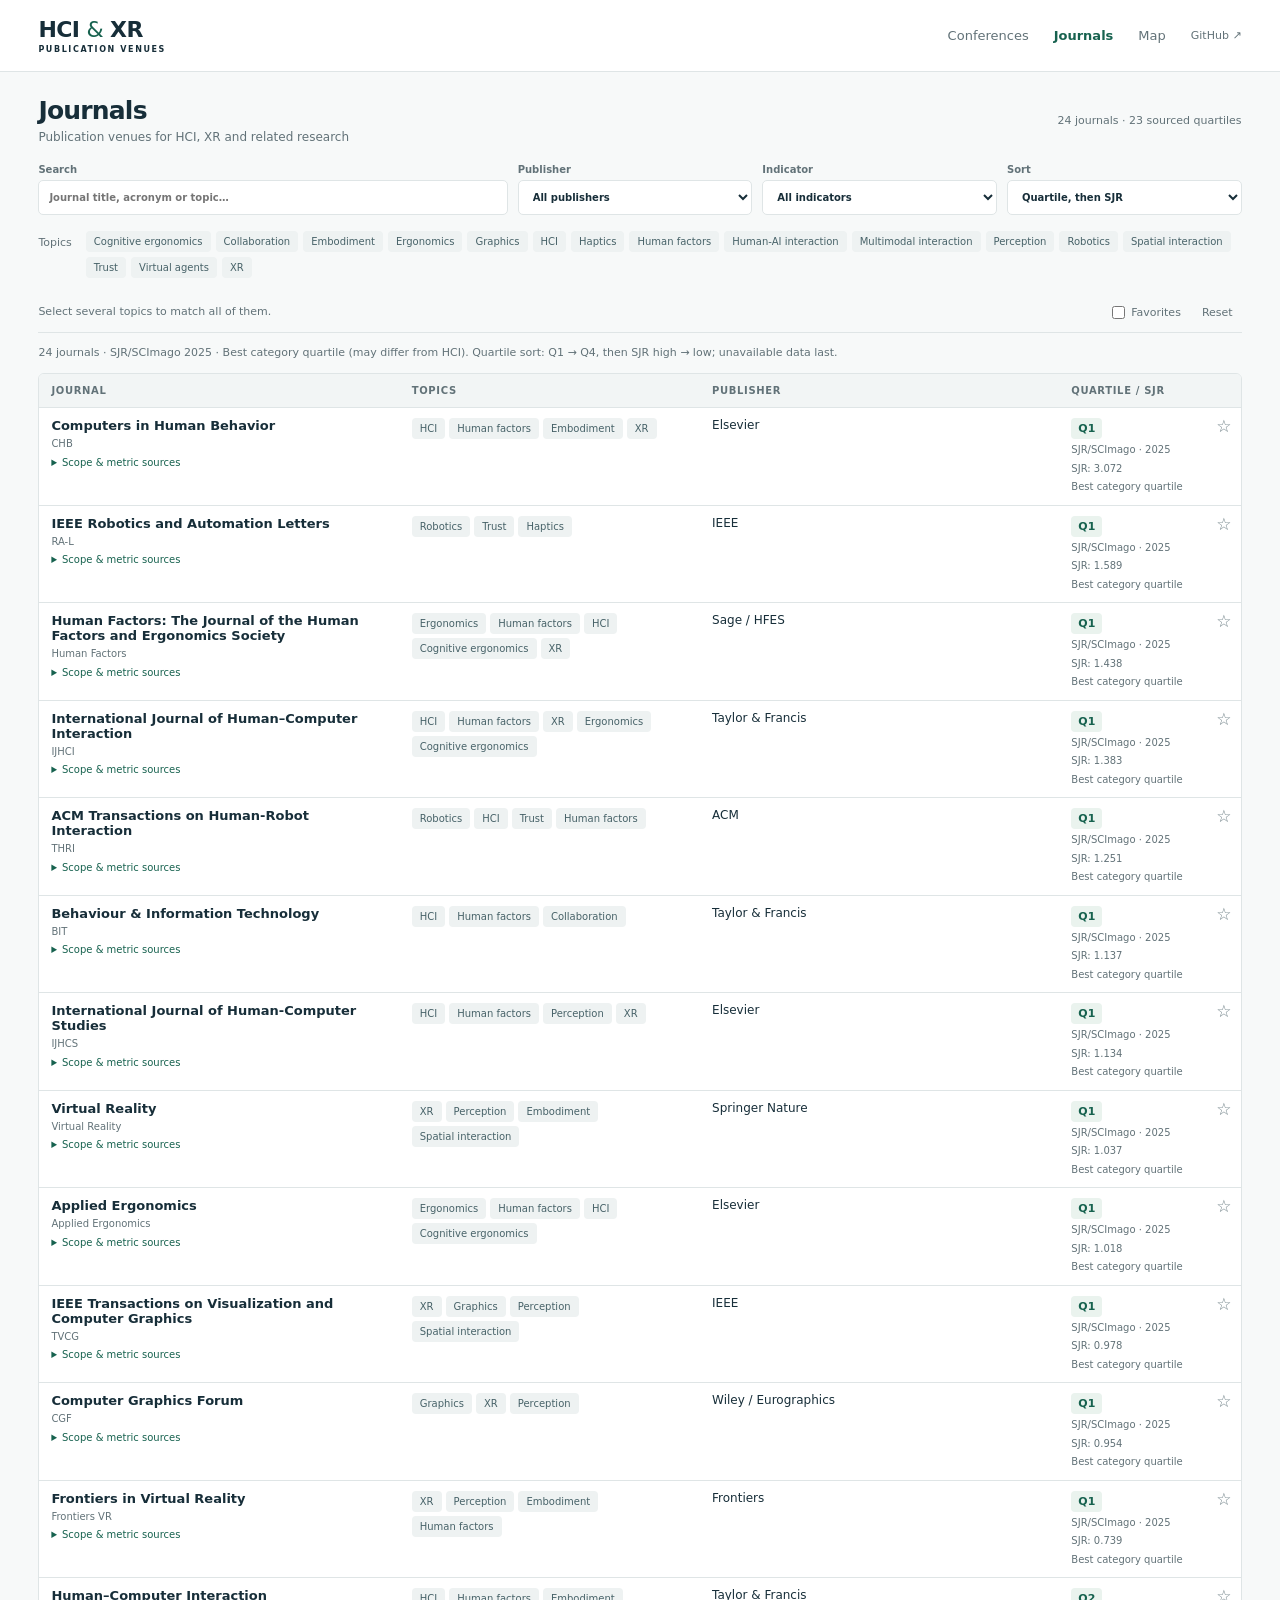
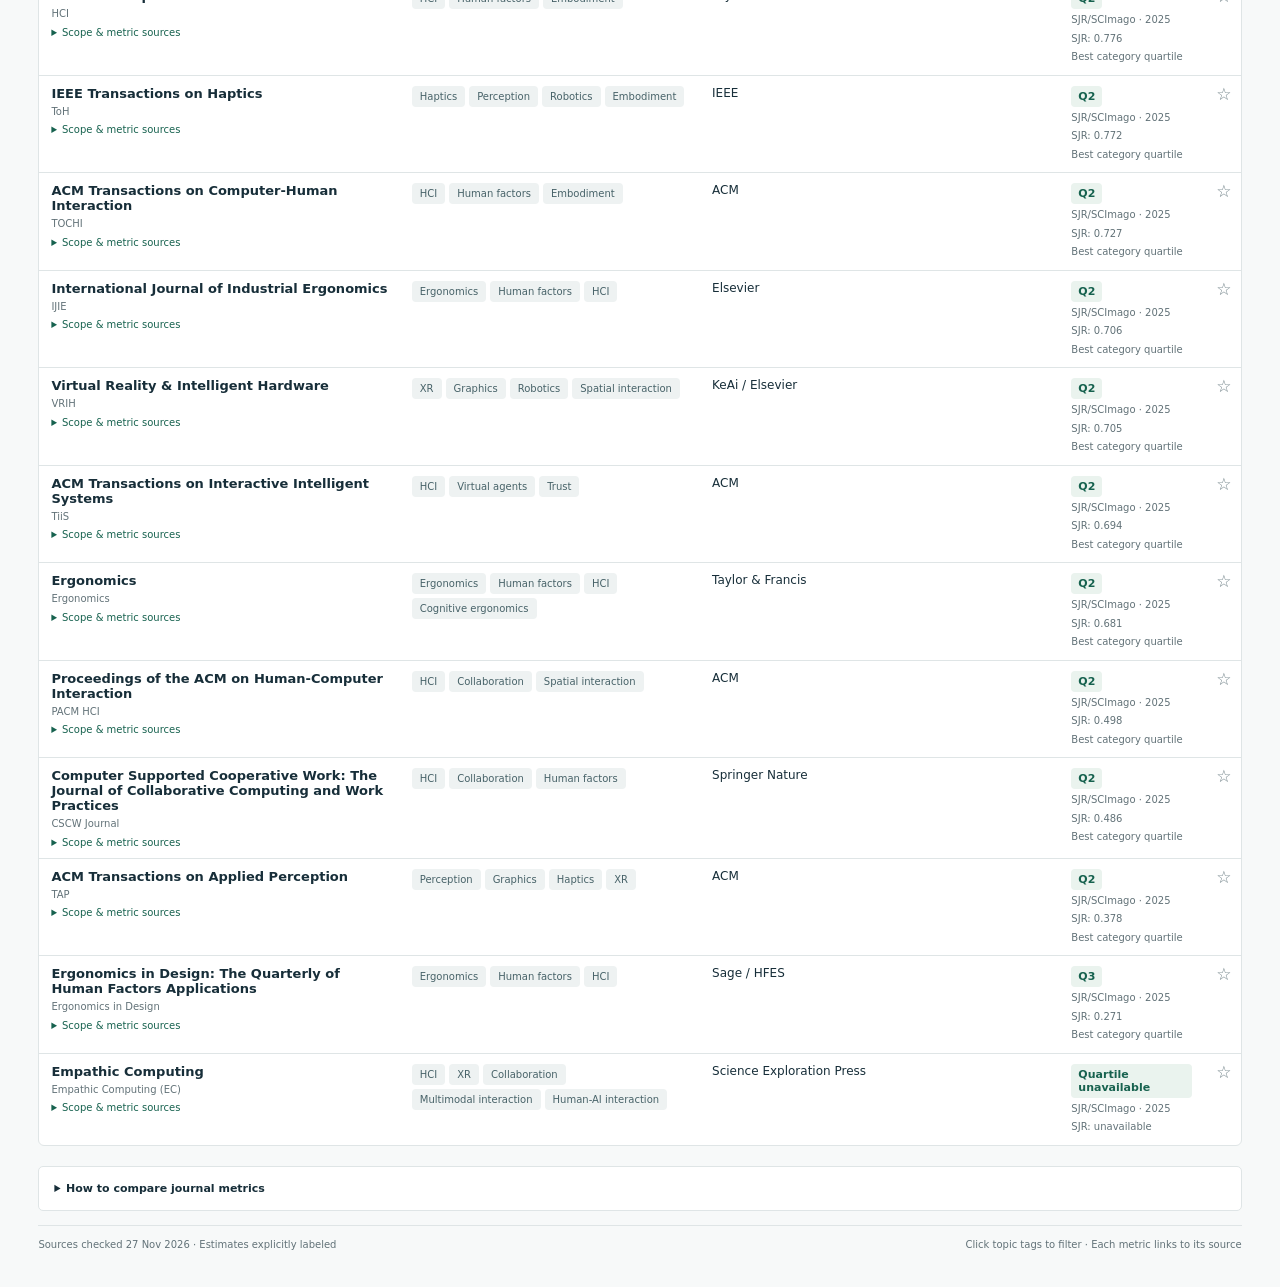
<file: journals.html>
<!doctype html>
<html lang="en"><head><meta charset="utf-8"><meta name="viewport" content="width=device-width,initial-scale=1"><meta name="description" content="Journals for HCI, XR, perception and human-robot interaction, with topic filters and source-backed impact indicators."><title>HCI & XR · Journals</title><link rel="stylesheet" href="style.css"><script defer src="data.js"></script><script defer src="app.js"></script></head>
<body data-page="journals"><header><a class="brand" href="index.html">HCI <span>&</span> XR <small>PUBLICATION VENUES</small></a><nav aria-label="Pages"><a id="conf-link" href="index.html">Conferences</a><a id="journal-link" href="journals.html" aria-current="page">Journals</a><a id="map-link" href="map.html">Map</a><a href="https://github.com/EPeillard/xr-hci-deadlines" class="repo">GitHub ↗</a></nav></header>
<main><div class="page-title"><div><h1>Journals</h1><p>Publication venues for HCI, XR and related research</p></div><span id="summary"></span></div>
<section class="filters journal-filters" aria-label="Filters"><label class="search">Search<input id="search" type="search" placeholder="Journal title, acronym or topic…"></label><label>Publisher<select id="publisher"><option value="">All publishers</option></select></label><label>Indicator<select id="indicator"><option value="">All indicators</option><option value="verified">Sourced metric</option><option value="unavailable">Data unavailable</option></select></label><label>Sort<select id="sort"><option value="quartile">Quartile, then SJR</option><option value="impact">SJR score (high first)</option><option value="name">Name</option></select></label></section>
<div class="topic-line"><span>Topics</span><div id="topic-buttons"></div></div><div class="viewbar"><p class="mini-note">Select several topics to match all of them.</p><div class="switches"><label><input id="favorite" type="checkbox"> Favorites</label><button class="text-button" id="reset">Reset</button></div></div>
<p id="result-note" class="result-note" aria-live="polite"></p><section id="results" aria-label="Journals"></section>
<details class="method"><summary>How to compare journal metrics</summary><p><strong>SJR/SCImago 2025</strong> is the common reference. Each row shows the quartile, system, data year and SJR score. The displayed quartile is the journal’s <strong>best subject-category quartile</strong>; expand the row to see all categories. Q1 is the top quarter within a category, then Q2, Q3 and Q4. A journal’s HCI quartile may differ from its best quartile.</p><p><strong>SJR is not a Journal Impact Factor (JIF).</strong> JCR and CiteScore use different indicators and category rankings; their values are not substituted for SJR. Earlier mixed publisher indicators are not used for this comparison. Quartile sorting uses Q1–Q4, then descending SJR, with unavailable data last; different systems or years, if present, stay in separate groups.</p><p>Direct SCImago profile access was unavailable during the check. The linked secondary reproductions of the 2025 dataset were cross-checked; provenance and verification dates are in each row. Missing values are marked <strong>unavailable</strong>, never estimated. Missing data does not imply a journal is unindexed. Metrics describe journals, not the quality of individual papers; topical fit still matters.</p><p>Regular journals generally accept submissions throughout the year; conference-linked tracks such as PACM HCI follow their own calls.</p></details><footer><span id="updated"></span><span>Click topic tags to filter · Each metric links to its source</span></footer></main></body></html>
</file>
<file: style.css>
:root{--ink:#172e39;--muted:#627278;--line:#dfe5e6;--green:#17624f;--mint:#eaf3ee;--amber:#8c5b16;--amberbg:#fcf3df;--bg:#f7f9f9}*{box-sizing:border-box}body{margin:0;color:var(--ink);background:var(--bg);font:13px system-ui,-apple-system,"Segoe UI",sans-serif}a{color:var(--green);text-decoration:none}a:hover{text-decoration:underline}button,input,select{font:inherit}button{cursor:pointer}button,input,select,a,summary{outline-offset:3px}header{display:flex;align-items:center;justify-content:space-between;background:white;padding:17px max(3vw,18px);border-bottom:1px solid var(--line)}.brand{font-size:22px;font-weight:780;letter-spacing:-.6px;color:var(--ink)}.brand span{font-weight:400;color:var(--green)}.brand small{font-size:8px;letter-spacing:1.6px;font-weight:650;display:block;margin-top:3px}header nav{display:flex;gap:25px;align-items:center}header nav a{font-size:13px;color:var(--muted)}header nav a[aria-current]{color:var(--green);font-weight:700}.repo{font-size:11px!important}main{max-width:1600px;margin:auto;padding:24px 3vw}.page-title{display:flex;justify-content:space-between;gap:20px;align-items:center;margin-bottom:20px}h1{font-size:25px;letter-spacing:-.8px;margin:0 0 5px}.page-title p{color:var(--muted);margin:0;font-size:12px}.page-title>span{font-size:11px;color:var(--muted)}.filters{display:grid;grid-template-columns:1.5fr 1fr 1fr 1fr 1fr .9fr;gap:10px}.filters label{font-size:10px;font-weight:650;color:var(--muted)}input[type=search],select{display:block;border:1px solid var(--line);border-radius:5px;background:white;width:100%;padding:9px 10px;margin-top:5px;color:var(--ink);min-height:35px}.journal-filters{grid-template-columns:2fr 1fr 1fr 1fr}.topic-line{display:flex;align-items:start;gap:14px;margin:16px 0 12px}.topic-line>span{font-size:11px;color:var(--muted);padding-top:5px}.topic-line>div{display:flex;flex-wrap:wrap;gap:5px}.tag{display:inline-block;background:#eef2f2;color:#476268;border:1px solid transparent;border-radius:4px;padding:3px 7px;font-size:10px;line-height:1.3}.tag[aria-pressed=true],.tag:hover{background:var(--mint);border-color:var(--green);color:var(--green)}.tag[aria-pressed=true]{font-weight:700}.viewbar{display:flex;justify-content:space-between;gap:14px;align-items:center;margin:15px 0 6px;border-bottom:1px solid var(--line)}.tabs{display:flex;gap:18px}.tabs button{border:0;border-bottom:2px solid transparent;background:transparent;padding:10px 0;color:var(--muted);font-size:12px}.tabs button[aria-pressed=true]{border-color:var(--green);font-weight:700;color:var(--green)}.switches{display:flex;align-items:center;gap:12px;padding:6px 0;font-size:11px;color:var(--muted)}.switches label{white-space:nowrap}input[type=checkbox]{accent-color:var(--green);vertical-align:middle}.switches button{border:1px solid var(--line);border-radius:4px;padding:6px 9px;background:white;color:var(--green);font-size:11px}.switches .text-button{border:0;background:none;color:var(--muted)}.mini-note,.result-note{font-size:11px;color:var(--muted);line-height:1.5}.result-note{margin:12px 0}.table-wrap{overflow-x:auto;border:1px solid var(--line);border-radius:6px;background:white}table{border-collapse:collapse;width:100%;text-align:left}th{font-size:10px;font-weight:700;color:var(--muted);text-transform:uppercase;letter-spacing:.65px;padding:11px 12px;background:#f2f5f5;white-space:nowrap}td{padding:10px 12px;border-top:1px solid var(--line);vertical-align:top;font-size:12px}tbody tr:hover{background:#fafcfc}.venue-col{width:30%}.topic-col{width:25%}.indicator-col{width:145px}.date-col{width:195px}.star-col{width:35px;padding-right:9px}.name{color:var(--ink);font-weight:750;font-size:13px}.sub{display:block;font-size:10px;color:var(--muted);line-height:1.45;margin-top:4px}.row-tags{display:flex;gap:4px;flex-wrap:wrap}.indicator{display:inline-block;border-radius:4px;padding:4px 7px;font-size:11px;font-weight:700;background:var(--mint);color:var(--green)}.indicator.estimated{background:var(--amberbg);color:var(--amber)}.estimate{color:var(--amber);font-size:10px;font-weight:600}.tentative{color:#755a8c;font-size:10px}.date-main{font-weight:650;white-space:nowrap}.star{border:0;background:none;color:#73848a;font-size:17px;line-height:1;padding:0}.star[aria-pressed=true]{color:#a87916}.row-details summary{font-size:10px;color:var(--green);cursor:pointer;margin-top:5px}.row-details[open]{min-width:250px}.row-details p{font-size:11px;line-height:1.5;margin:8px 0;color:var(--muted);max-width:480px}.detail-block{border-top:1px solid var(--line);margin-top:9px;padding-top:8px}.detail-block ul{padding-left:16px;margin:6px 0}.detail-block li{font-size:10px;line-height:1.6;margin:3px 0;color:var(--muted)}.method{margin:20px 0 14px;padding:13px 15px;background:white;border:1px solid var(--line);border-radius:5px;font-size:11px;color:var(--muted);line-height:1.6}.method summary{font-weight:650;cursor:pointer;color:var(--ink)}.method p{max-width:1050px}.empty{padding:35px;text-align:center;color:var(--muted);border:1px dashed var(--line)}footer{display:flex;justify-content:space-between;gap:20px;color:var(--muted);font-size:10px;border-top:1px solid var(--line);padding:13px 0}.calendar-head{display:flex;align-items:center;gap:14px;margin:12px 0}.calendar-head select{width:auto;margin:0}.calendar-head span{font-size:11px;color:var(--muted)}.calendar-grid{display:grid;grid-template-columns:repeat(3,1fr);gap:10px}.month{border:1px solid var(--line);background:white;border-radius:5px;padding:11px;min-height:130px}.month h2{font-size:12px;margin:0 0 10px}.calitem{--date-color:#17624f;--date-rgb:23,98,79;--date-bg:#f4f8f6;display:block;border-left:3px solid var(--date-color);padding:4px 7px;font-size:10px;margin:6px 0;background-color:var(--date-bg);line-height:1.5}.calitem.call{--date-color:#315f94;--date-rgb:49,95,148;--date-bg:#f3f6fa}.calitem.estimated{border-left-style:dashed;background-image:repeating-linear-gradient(135deg,transparent 0,transparent 6px,rgba(var(--date-rgb),.085) 6px,rgba(var(--date-rgb),.085) 8px)}.calitem.tentative{border-left-style:dotted;background-image:radial-gradient(rgba(var(--date-rgb),.15) .8px,transparent .8px);background-size:7px 7px}.calitem a{color:var(--date-color)}.calitem button{font:inherit;border:0;background:none;color:var(--ink);font-weight:700;padding:0;cursor:pointer}.calitem .sub{font-size:9px;margin:0}.uncertain{margin-top:15px;font-size:11px;color:var(--muted)}.calendar-legend{display:flex;gap:15px;flex-wrap:wrap;font-size:10px;color:var(--muted)}@media(max-width:1150px){.filters{grid-template-columns:repeat(3,1fr)}.search{grid-column:span 2}.journal-filters{grid-template-columns:repeat(3,1fr)}.viewbar{align-items:start;flex-direction:column;gap:3px}.switches{flex-wrap:wrap}.venue-col{min-width:240px}.topic-col{min-width:200px}}@media(max-width:700px){header{padding:12px 15px}header nav{gap:13px}.repo{display:none}main{padding:18px 15px}.filters,.journal-filters{grid-template-columns:repeat(2,1fr)}.page-title>span{max-width:130px;text-align:right}.calendar-grid{grid-template-columns:1fr}.switches{gap:8px}.tabs{gap:16px}.topic-line{gap:8px}.table-wrap{max-width:100%}footer{flex-direction:column;gap:5px}.row-details[open]{min-width:220px}}@media(prefers-reduced-motion:no-preference){.tag{transition:background .1s}}

.year-navigation{display:flex;align-items:center;gap:6px}.year-navigation button{display:grid;place-items:center;min-width:38px;min-height:38px;border:1px solid var(--line);border-radius:5px;background:white;color:var(--green);font-size:18px}.year-navigation button:hover:enabled{background:var(--mint);border-color:var(--green)}.year-navigation button:disabled{opacity:.35;cursor:default}.year-navigation select{min-width:100px}.calendar-head{flex-wrap:wrap}

.calendar-legend .legend-type{border-left:3px solid;padding-left:7px}.calendar-legend .legend-event{color:#17624f}.calendar-legend .legend-call{color:#315f94}.calendar-legend .legend-status{border-left:3px solid #627278;padding-left:7px}.calendar-legend .legend-estimated{border-left-style:dashed;background:repeating-linear-gradient(135deg,transparent 0,transparent 6px,#62727815 6px,#62727815 8px)}.calendar-legend .legend-tentative{border-left-style:dotted;background:radial-gradient(#62727840 .8px,transparent .8px);background-size:7px 7px}


[hidden]{display:none!important}.view-intro{margin:17px 0 12px}.view-intro h2{font-size:18px;margin:0 0 4px;letter-spacing:-.4px}.view-intro p{margin:0;color:var(--muted);font-size:12px}.venue-scope{font-size:11px;color:var(--muted);line-height:1.5;margin:7px 0;max-width:420px}.remaining{display:block;font-size:12px;font-weight:700;white-space:nowrap}.remaining.urgent{color:#a43b26}

/* Calendar subscriptions */
#subscribe{border:1px solid var(--green);color:var(--green);font-weight:600}#subscribe:disabled{opacity:.45;cursor:default}
#subscription-dialog{width:min(580px,calc(100vw - 36px));max-height:85vh;box-sizing:border-box;padding:25px;border:1px solid var(--line);border-radius:10px;background:white;color:var(--ink);box-shadow:0 15px 70px #102e3033;overflow:auto}
#subscription-dialog::backdrop{background:#102e3060}#subscription-dialog h2{margin:3px 0 0;font-size:22px;letter-spacing:-.5px}
.subscription-header{display:flex;align-items:start;justify-content:space-between;gap:15px}.subscription-header button{font-size:24px;line-height:1;padding:6px 10px}
#subscription-dialog p{font-size:13px;line-height:1.6}.subscription-selection{color:var(--green);font-weight:600}
.subscription-label{display:block;font-size:12px;font-weight:600;margin:20px 0 7px}#subscription-url{width:100%;box-sizing:border-box;font-size:12px;padding:11px;background:#f5f8f6}
.subscription-actions{display:flex;align-items:center;gap:18px;flex-wrap:wrap;margin-top:12px}.subscription-actions a{font-size:12px}.subscription-actions button{background:var(--green);color:white;border-color:var(--green);padding:9px 13px}
#subscription-copy-status{min-height:20px;color:var(--green);margin:6px 0}.subscription-note{color:var(--muted);font-size:11px!important}
.subscription-instructions{font-size:12px;border-top:1px solid var(--line);padding-top:12px}.subscription-instructions li{margin:8px 0}

.filters[data-directory=true]{grid-template-columns:1.7fr 1fr 1fr .9fr}@media(max-width:1150px){.filters[data-directory=true]{grid-template-columns:repeat(3,1fr)}}@media(max-width:700px){.filters[data-directory=true]{grid-template-columns:repeat(2,1fr)}}

.venue-heading{display:flex;align-items:center;gap:7px}.venue-info-button{flex:none;display:inline-flex;align-items:center;justify-content:center;border:0;border-radius:50%;background:transparent;color:#7a8b90;width:28px;height:28px;padding:0}.venue-info-button svg{display:block}.venue-info-button:hover,.venue-info-button:focus-visible{background:var(--mint);color:var(--green)}
.venue-info[popover]{position:fixed;inset:auto;margin:0;left:12px;top:80px;box-sizing:border-box;width:min(370px,calc(100vw - 24px));max-height:calc(100dvh - 24px);overflow:auto;padding:18px;border:1px solid var(--line);border-radius:9px;background:white;color:var(--ink);box-shadow:0 8px 35px #172e3930;font-size:12px}
.venue-info-header{display:flex;justify-content:space-between;align-items:start;gap:12px}.venue-info h3{margin:0 0 5px;font-size:18px;letter-spacing:-.4px}.venue-info p{line-height:1.6;margin:12px 0}.venue-info-close{background:none;border:0;padding:2px 6px;font-size:22px;color:var(--muted)}.venue-info-topics{display:flex;flex-wrap:wrap;gap:5px}.venue-info-impact{border-top:1px solid var(--line);margin:15px 0;padding-top:12px}.venue-info-impact>strong{display:block;margin-bottom:8px}.venue-info-impact p{font-size:11px;color:var(--muted);margin:8px 0}

/* Small official conference identities; names remain the accessible labels. */
.conference-name{display:inline-flex;align-items:center;gap:8px;max-width:100%;line-height:1.35}.conference-name>span{min-width:0}.conference-logo{display:block;flex:none;width:30px;height:26px;object-fit:contain;background:#fff;border-radius:3px;padding:2px}.venue-heading .conference-name{min-width:0}

/* Opt-in discovery stays below the main workflow; panels appear only after enabling. */
.nearby-settings{margin:20px 0 12px;color:var(--muted);font-size:11px}
.nearby-settings>summary{cursor:pointer;width:fit-content}
.nearby-settings>label{display:flex;align-items:center;gap:7px;margin-top:12px;color:var(--ink)}
.nearby-settings>p{max-width:620px;font-size:11px;line-height:1.5}
.nearby-panel{margin-top:10px;font-size:11px;font-weight:400;color:var(--ink);white-space:normal}
.nearby-panel>summary{cursor:pointer;color:var(--green);width:fit-content}
.nearby-area{font-size:11px;color:var(--muted);margin:8px 0}
.nearby-links{display:flex;flex-wrap:wrap;gap:6px}
.nearby-links>a{display:inline-block;padding:6px 9px;border:1px solid var(--line);border-radius:4px;background:var(--mint);font-size:11px;line-height:1.4}
.nearby-note{font-size:10px;line-height:1.5;color:var(--muted);max-width:430px;margin:8px 0}
</file>
